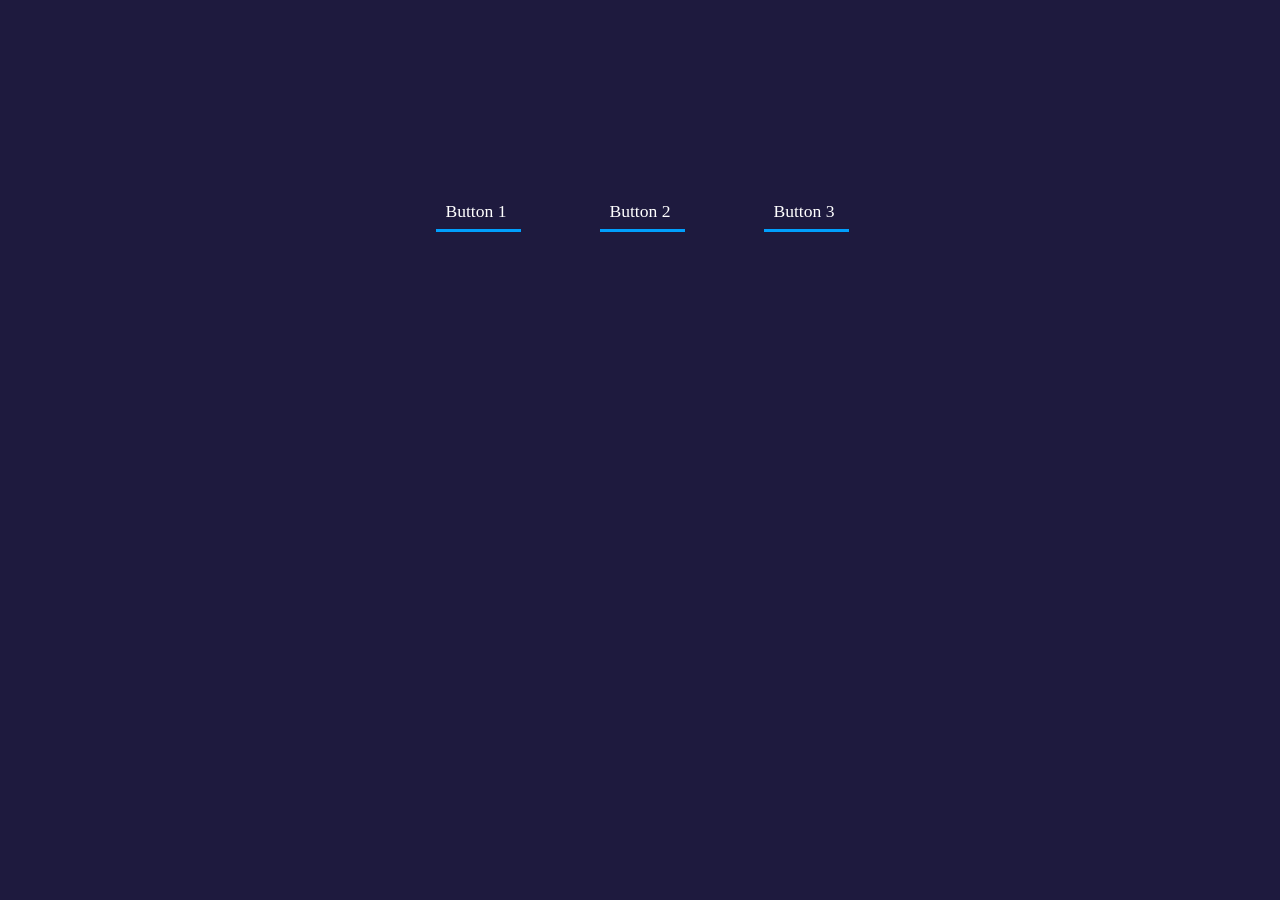
<file: index.html>
<!DOCTYPE html>
<html lang="en">
<head>
	<meta charset="UTF-8">
	<title>css3最新鼠标划过样式</title>
	<link rel="stylesheet" href="css/button.min.css" />
</head>
<body>
	<div id="workarea">
  <div class="position">

    <!--start button, nothing above this is necessary -->
    <div class="svg-wrapper">
      <svg height="40" width="150" xmlns="http://www.w3.org/2000/svg">
        <rect id="shape" height="40" width="150" />
        <div id="text">
          <a href=""><span class="spot"></span>Button 1</a>
        </div>
      </svg>
    </div>
    <!--Next button -->
    <div class="svg-wrapper">
      <svg height="40" width="150" xmlns="http://www.w3.org/2000/svg">
        <rect id="shape" height="40" width="150" />
        <div id="text">
          <a href=""><span class="spot"></span>Button 2</a>
        </div>
      </svg>
    </div>
    <!--Next button -->
    <div class="svg-wrapper">
      <svg height="40" width="150" xmlns="http://www.w3.org/2000/svg">
        <rect id="shape" height="40" width="150" />
        <div id="text">
          <a href=""><span class="spot"></span>Button 3</a>
        </div>
      </svg>
    </div>
    <!--End button -->

  </div>
</div>
</body>
</html>
</file>
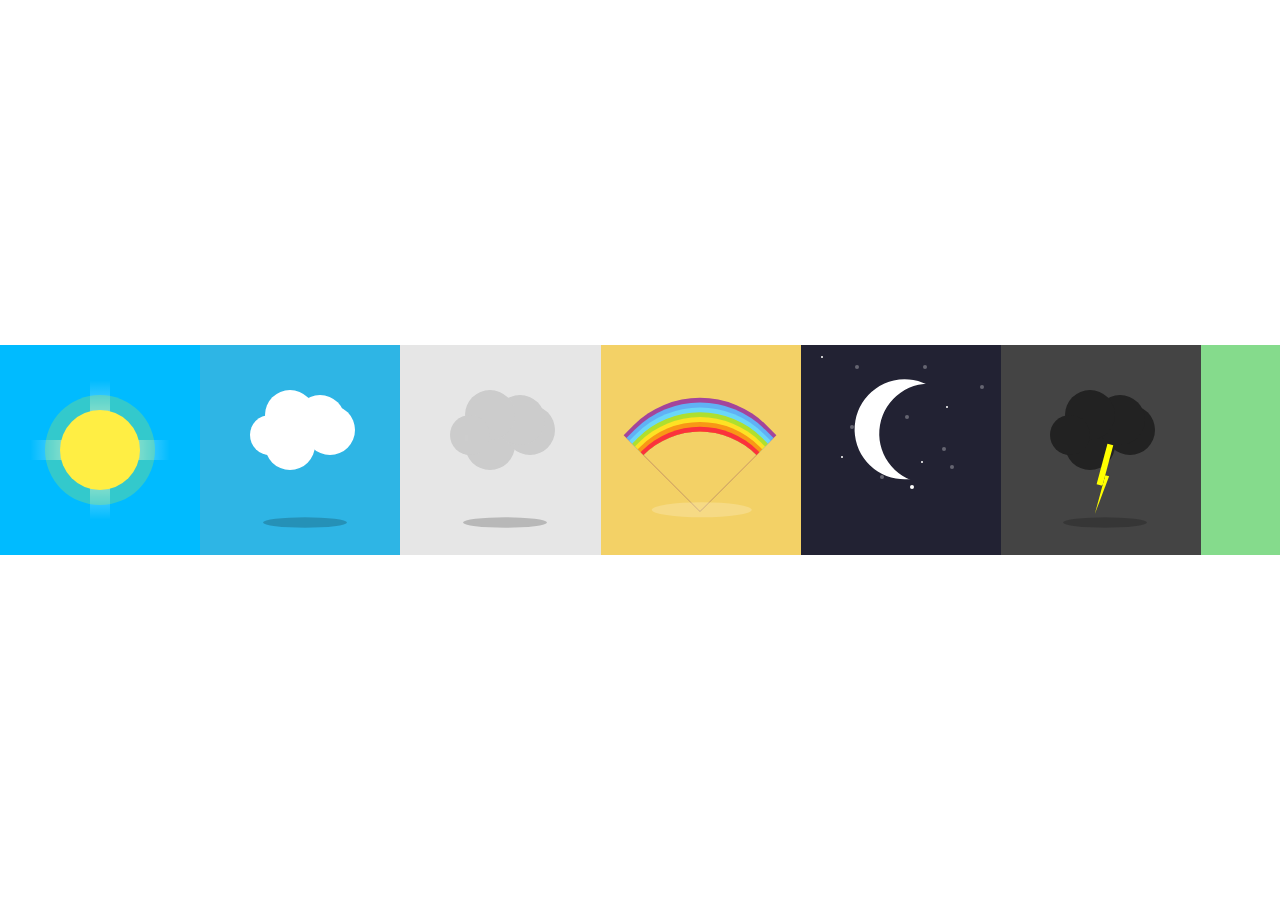
<file: css3-weather.html>
<!DOCTYPE html>
<html lang="en">
<head>
    <meta charset="UTF-8">
    <title>Title</title>
    <link rel="stylesheet" href="css/weather.css" type="text/css">
</head>
<body>
<!--container利用渐变调出7个等大色块-->
<div class="container">
    <div class="sunny"></div>
    <div class="cloudy"></div>
    <div class="rainy"></div>
    <div class="rainbow"></div>
    <div class="starry"></div>
    <div class="snowy"></div>
    <div class="stormy"></div>
</div>

</body>
</html>
</file>
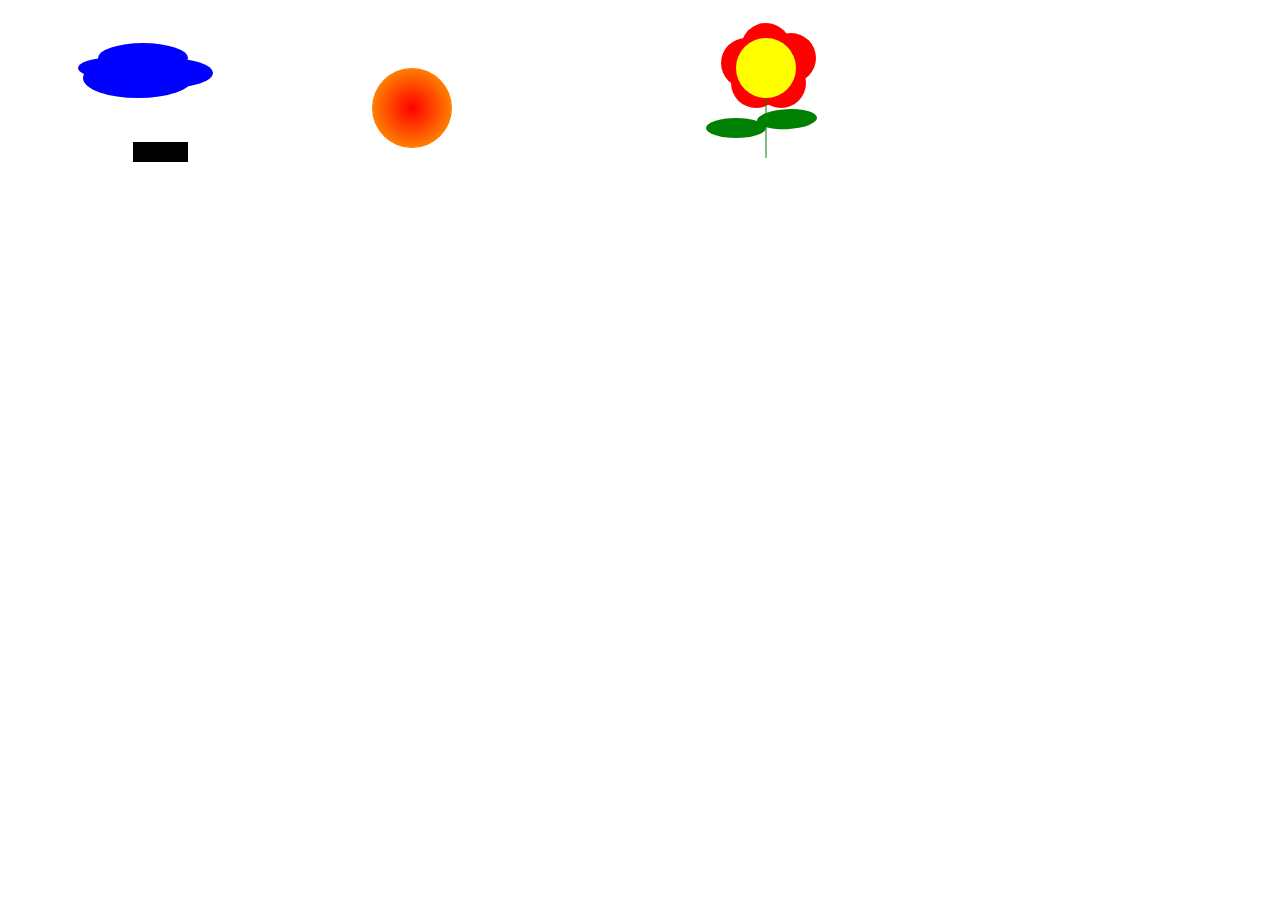
<file: svg-1.html>
<!DOCTYPE html>
<html lang="en">
<head>
    <meta charset="UTF-8">
    <title>Title</title>
    <style type="text/css">
        #svg-wrapper{
            width:150px;
            height: 40px;
            cursor: pointer;
        }
        #shape{
            stroke: #009FFD;
            stroke-width: 6px;
            stroke-dasharray: 85 400;
            stroke-dashoffset: -220;
            transition: 1s all ease;
            fill: transparent;
        }
        #svg-wrapper:hover #shape{
            stroke-width: 4px;
            stroke-dasharray: 50 0;
            stroke-dashoffset: 0;
            stroke: #06D6A0;
        }
        @keyframes wind {
           from{transform: rotateY(60deg)}
            to{transform: rotateY(0deg)}
        }
        #flower{
            animation: swing 5s ease 0s infinite;
        }
        @keyframes swing{
        20%{-webkit-transform:rotate(15deg);}
        40%{-webkit-transform:rotate(-10deg);}
        60%{-webkit-transform:rotate(5deg);}
        80%{-webkit-transform:rotate(-5deg);}
        100%{-webkit-transform:rotate(0);}
        }

        #object{
            display: inline-block;
            position: relative;
            left: 0;
            top:0;
            width:300px;
            height: auto;
            animation: cloud 10s linear 2s infinite alternate;
        }
        @keyframes cloud {
            0%{left:0}
            25%{left: 75px;}
            50%{left: 150px;}
            75%{left: 225px;}
            100%{left: 300px;}
        }
    </style>
</head>

<body>
<!--<div id="svg-wrapper">-->
    <!--<svg xmlns="http://www.w3.org/2000/svg" version="1.1" width="150" height="40" >-->
        <!--<rect id="shape" width="150" height="40" />-->
    <!--</svg>-->
<!--</div>-->
<!--<svg xmlns="http://www.w3.org/2000/svg" version="1.1">-->
    <!--&lt;!&ndash;<path d="M10 10 H 90 V 90 H 10 L 10 10"/>&ndash;&gt;-->
    <!--&lt;!&ndash; 利用Z命令，效果与上一句相同 &ndash;&gt;-->
    <!--<path d="M10 10 H 90 V 90 H 10 Z"/>-->

    <!--&lt;!&ndash; Points &ndash;&gt;-->
    <!--<circle cx="10" cy="10" r="2" fill="red"/>-->
    <!--<circle cx="90" cy="90" r="2" fill="red"/>-->
    <!--<circle cx="90" cy="10" r="2" fill="red"/>-->
    <!--<circle cx="10" cy="90" r="2" fill="red"/>-->
<!--</svg>-->

<!--用路径画五角星-->
<div style="width: 100%;height: 900px;">
    <div id="object">
        <svg id="cloud" xmlns="http://www.w3.org/2000/svg" version="1.1">
            <ellipse cx="100" cy="60" rx="30" ry="10" style="fill: blue"></ellipse>
            <ellipse cx="135" cy="50" rx="45" ry="15" style="fill: blue;"></ellipse>
            <ellipse cx="160" cy="65" rx="45" ry="15" style="fill: blue;"></ellipse>
            <ellipse cx="130" cy="70" rx="55" ry="20" style="fill:blue;"></ellipse>
        </svg>
    </div>

    <svg xmlns="http://www.w3.org/2000/svg" version="1.1">
        <defs>
            <radialGradient id="sun" cx="50%" cy="50%" r="100%" fx="50%" fy="50%">
                <stop offset="0%" style="stop-color: rgb(255,0,0);stop-opacity: 1;"></stop>
                <stop offset="100%" style="stop-color: rgb(255,255,0);stop-opacity: 1;"></stop>
            </radialGradient>
        </defs>
    <circle cx="100" cy="100" r="40" fill="url('#sun')"></circle>
    </svg>
    <svg id="flower" xmlns="http://www.w3.org/2000/svg" version="1.1">
        <circle cx="150" cy="40" r="25" fill="red"></circle>
        <circle cx="175" cy="50" r="25" fill="red"></circle>
        <circle cx="165" cy="75" r="25" fill="red"></circle>
        <circle cx="140" cy="75" r="25" fill="red"></circle>
        <circle cx="130" cy="55" r="25" fill="red"></circle>
        <circle cx="150" cy="60" r="30" fill="yellow"></circle>
        <path d="M150 90 V150" stroke="green"></path>
        <ellipse cx="165" cy="120" rx="30" ry="10" fill="green" style="transform:rotate(-3deg);"></ellipse>
        <ellipse cx="120" cy="120" rx="30" ry="10" fill="green"></ellipse>
    </svg>
    <div style="margin-top: -20px;">
        <svg xmlns="http://www.w3.org/2000/svg" version="1.1">
            <rect x="125" y="0" width="55" height="20" style="fill: black;"></rect>
        </svg>
    </div>
</div>


</body>
</html>
</file>
<file: css/weather.css>
.container{
    width: 1400px;
    height: 210px;
    position: absolute;
    margin: auto;
    top:0;
    right: 0;
    bottom:0;
    left:0;
    background: -webkit-linear-gradient(left, #00BBFF, #00BBFF 14.3%, #2EB5E5 14.3%, #2EB5E5 28.6%, #E6E6E6 28.6%, #E6E6E6 42.9%, #F3D166 42.9%, #F3D166 57.2%, #222233 57.2%, #222233 71.5%, #444444 71.5%, #444444 85.8%, #85DB8C 85.8%);
}
.sunny{
    width: 20px;
    height: 140px;
    position: absolute;
    background: -webkit-linear-gradient(top, rgba(255,255,255,0) 0%, rgba(255,255,255,0.8) 50%, rgba(255,255,255,0) 100%);
    margin: 35px 90px;
    animation: sunny 5s linear 0s infinite;
}
.sunny:before{
    width: 20px;
    height: 140px;
    position: absolute;
    background: yellow;
    opacity: 1;
    content: '';
    transform: rotate(-90deg);
    background: -webkit-linear-gradient(top, rgba(255,255,255,0) 0%, rgba(255,255,255,0.8) 50%, rgba(255,255,255,0) 100%);
}
.sunny:after{
    width:80px;
    height:80px;
    position: absolute;
    content: '';
    opacity: 1;
    top:30px;
    left: -30px;
    background: #FFEE44;
    border-radius: 50%;
    box-shadow:0 0 0 15px rgba(255,255,0,0.2) ;
}
@keyframes sunny {
    0%{transform: rotate(0deg);}
    100%{transform: rotate(360deg);}
}
.cloudy{
    width: 40px;
    height: 40px;
    border-radius: 50%;
    position: absolute;
    background: #fff;
    margin: 70px 250px;
    box-shadow: 20px -20px 0 5px #fff, 50px -15px 0 5px #fff, 60px -5px 0 5px #fff, 20px 10px 0 5px #fff;
    animation: cloudy 3s ease 0s infinite;
}
.cloudy:after{
    width: 120px;
    height: 15px;
    position: absolute;
    background: #000000;
    content: '';
    opacity: 0.2;
    top:100px;
    left:-5px;
    border-radius: 50%;
    transform: scale(0.7);
    animation: cloudy_shadow 3s ease 0s infinite;
}
@keyframes cloudy {
    50%{transform: translateY(-20px)}
}
@keyframes cloudy_shadow {
    50%{transform: translateY(20px) scale(1);opacity:.05;}
}
.rainy{
    width: 40px;
    height: 40px;
    border-radius: 50%;
    position: absolute;
    background: #CCC;
    margin: 70px 450px;
    box-shadow: 20px -20px 0 5px #CCC, 50px -15px 0 5px #CCC, 60px -5px 0 5px #CCC, 20px 10px 0 5px #CCC;
    animation: rainy 3s ease 1s infinite;
}
.rainy:after{
    width: 120px;
    height: 15px;
    position: absolute;
    background: #000000;
    content: '';
    opacity: 0.2;
    top:100px;
    left:-5px;
    border-radius: 50%;
    transform: scale(0.7);
    animation: rainy_shadow 3s ease 0s infinite;
}
@keyframes rainy {
    50%{transform: translateY(-20px)}
}
@keyframes rainy_shadow {
    50%{transform: translateY(20px) scale(1);opacity:.05;}
}
.rainy:before{
    width:3px;
    height: 6px;
    position: absolute;
    content: '';
    background: #ccc;
    opacity: 0.4;
    top: 20px;
    left: 15px;
    animation: rainy_rain 1s linear 0s infinite;

}
@keyframes rainy_rain {
      0%{
         box-shadow: 5px 35px #fff,
          5px 0px #fff,
          22px 30px rgba(0,0,0,0),
          22px 30px #fff,
          30px 0 #fff,
          45px -10px #fff,
          55px 10px #fff,
      65px 5px #fff;

      }
    25%{box-shadow:5px 55px #fff,
    5px 35px #fff,
    22px 40px  #fff,
        27px 50px #fff,
    30px 30px #fff,
    45px 10px #fff,
        55px 20px #fff,
    65px 15px #fff;;


    }
    50%{
        box-shadow:5px 75px #fff,
    5px 55px  #fff,
        22px 60px  #fff,
    27px 65px #fff,
        30px 50px #fff,
        45px 30px #fff,
        55px 40px #fff,
    65px 25px #fff;

    }
    75%{
        box-shadow:5px 85px rgba(0,0,0,0),
    5px 90px #fff,
        22px 80px  #fff,
    27px 85px #fff,
        30px 80px #fff,
        45px 60px #fff,
        55px 60px #fff,
        65px 45px #fff;;

    }
    100%{
        box-shadow: 5px 95px rgba(0,0,0,0),
    5px 90px rgba(0,0,0,0),
        22px 85px rgba(0,0,0,0),
    27px 90px rgba(0,0,0,0),
        30px 90px rgba(0,0,0,0),
        45px 85px #fff,
        55px 80px #fff,
        65px 75px #fff;
    }
}
.rainbow{
    width: 80px;
    height: 80px;
    position: absolute;
    margin: 70px 660px;
    border-radius: 80px 0 0 0;
    transform: rotate(45deg);
    box-shadow: -2px -2px 0 2px #FB323C, -4px -4px 0 4px #F99716, -6px -6px 0 6px #FEE124, -8px -8px 0 8px #AFDF2E, -10px -10px 0 10px #6AD7F8, -12px -12px 0 12px #60B1F5, -14px -14px 0 14px #A3459B;
    animation: rainbow 3s ease-in-out 0s infinite;
}
.rainbow:after{
    width:100px;
    height: 15px;
    border-radius: 50%;
    position: absolute;
    top:70px;
    left:30px;
    content: '';
    background: #fff;
    opacity: 0.2;
    transform:rotate(-45deg);
    animation: rainbow_shadow 3s ease-in-out 0s infinite;
}
@keyframes rainbow {
    50%{transform: rotate(55deg);}
}
@keyframes rainbow_shadow {
    50%{transform: rotate(-50deg) scale(0.7);}
}
.starry:after {
    width: 100px;
    height: 100px;
    border-radius: 50%;
    position: absolute;
    top: -110px;
    left: -30px;
    box-shadow: -25px 0 #fff;
    transform: rotate(10deg);
    transform-origin: 0 50%;
    content: '';
    opacity: 1;
    animation: starry 3s ease-in-out 0s infinite;
}
.starry{
    width: 4px;
    height: 4px;
    border-radius: 50%;
    position: absolute;
    background: #fff;
    margin: 140px 910px;
    box-shadow: 10px -25px 0 -1px #fff,
    32px -38px rgba(255,255,255,0.3),
    40px -20px rgba(255,255,255,0.3),
    35px -80px 0 -1px #fff,
    -5px -70px rgba(255,255,255,0.3),
    13px -120px rgba(255,255,255,0.3),
    70px -100px rgba(255,255,255,0.3),
    -30px -10px rgba(255,255,255,0.3),
    -70px -30px 0 -1px #fff,
     -60px -60px rgba(255,255,255,0.3),
    -90px -130px 0 -1px #fff,
    -55px -120px rgba(255,255,255,0.3);
    animation: star 3s ease-in-out 0s infinite;

}
@keyframes starry {
    50%{transform: rotate(0deg);}
}
@keyframes star {
    50%{
        box-shadow: 10px -25px rgba(255,255,255,0.3),
        32px -38px  #fff,
        40px -20px  #fff,
        35px -80px rgba(255,255,255,0.3),
        -5px -70px  #fff,
        13px -120px #fff,
        70px -100px #fff,
        -30px -10px #fff,
        -70px -30px rgba(255,255,255,0.3),
        -60px -60px  #fff,
        -90px -130px rgba(255,255,255,0.3),
        -55px -120px  #fff;
    }
}
.stormy{
    width: 40px;
    height: 40px;
    border-radius: 50%;
    position: absolute;
    background: #222;
    left:1050px;
    top: 70px;
    box-shadow: 20px -20px 0 5px #222, 50px -15px 0 5px #222, 60px -5px 0 5px #222, 20px 10px 0 5px #222;
    animation: stormy 3s ease 1s infinite;
}
.stormy:after{
    width: 120px;
    height: 15px;
    position: absolute;
    background: #000000;
    content: '';
    opacity: 0.2;
    top:100px;
    left:-5px;
    border-radius: 50%;
    transform: scale(0.7);
    animation: stormy_shadow 3s ease 0s infinite;
}
@keyframes stormy {
    50%{transform: translateY(-20px)}
}
@keyframes stormy_shadow {
    50%{transform: translateY(20px) scale(1);opacity:.05;}
}
.stormy:before{
    width:0;
    height: 0;
    border-top: 40px solid yellow;
    border-right: 4px solid transparent;
    content: '';
    position: absolute;
    top:60px;
    left:50px;
    box-shadow: -5px -30px 0 1px yellow;
    transform: rotate(15deg);
    animation: flash 2s steps(1, end) infinite;
}
@keyframes flash {
    0%  { -webkit-transform: rotate(20deg); transform: rotate(20deg); opacity:1; }
    5%  { -webkit-transform: rotate(-34deg); transform: rotate(-34deg); opacity:1; }
    10% { -webkit-transform: rotate(0deg); transform: rotate(0deg); opacity:1; }
    15% { -webkit-transform: rotate(-34deg); transform: rotate(-34deg); opacity:0; }
}
</file>
<file: css/button.min.css>
* {
    margin: 0;
    padding: 0
}

html, css {
    width: 100%;
    height: 100%
}

.position {
    margin-left: auto;
    margin-right: auto;
    text-align: center;
    margin-top: 15%
}

#workarea {
    position: absolute;
    width: 100%;
    height: 100%;
    background-color: #1e1a3e;
    font-family: Raleway
}

#personal {
    color: white;
    text-decoration: none;
    position: absolute;
    bottom: 15px;
    right: 2%
}

.spot {
    position: absolute;
    width: 100%;
    height: 100%;
    top: 0;
    left: 0
}

.svg-wrapper {
    margin-top: 0;
    position: relative;
    width: 150px;
    height: 40px;
    display: inline-block;
    border-radius: 3px;
    margin-left: 5px;
    margin-right: 5px
}

#shape {
    stroke-width: 6px;
    fill: transparent;
    stroke: #009FFD;
    stroke-dasharray: 85 400;
    stroke-dashoffset: -220;
    transition: 1s all ease
}

#text {
    margin-top: -35px;
    text-align: center
}

#text a {
    color: white;
    text-decoration: none;
    font-weight: 100;
    font-size: 1.1em
}

.svg-wrapper:hover #shape {
    stroke-dasharray: 50 0;
    stroke-width: 3px;
    stroke-dashoffset: 0;
    stroke: #06D6A0
}
</file>
